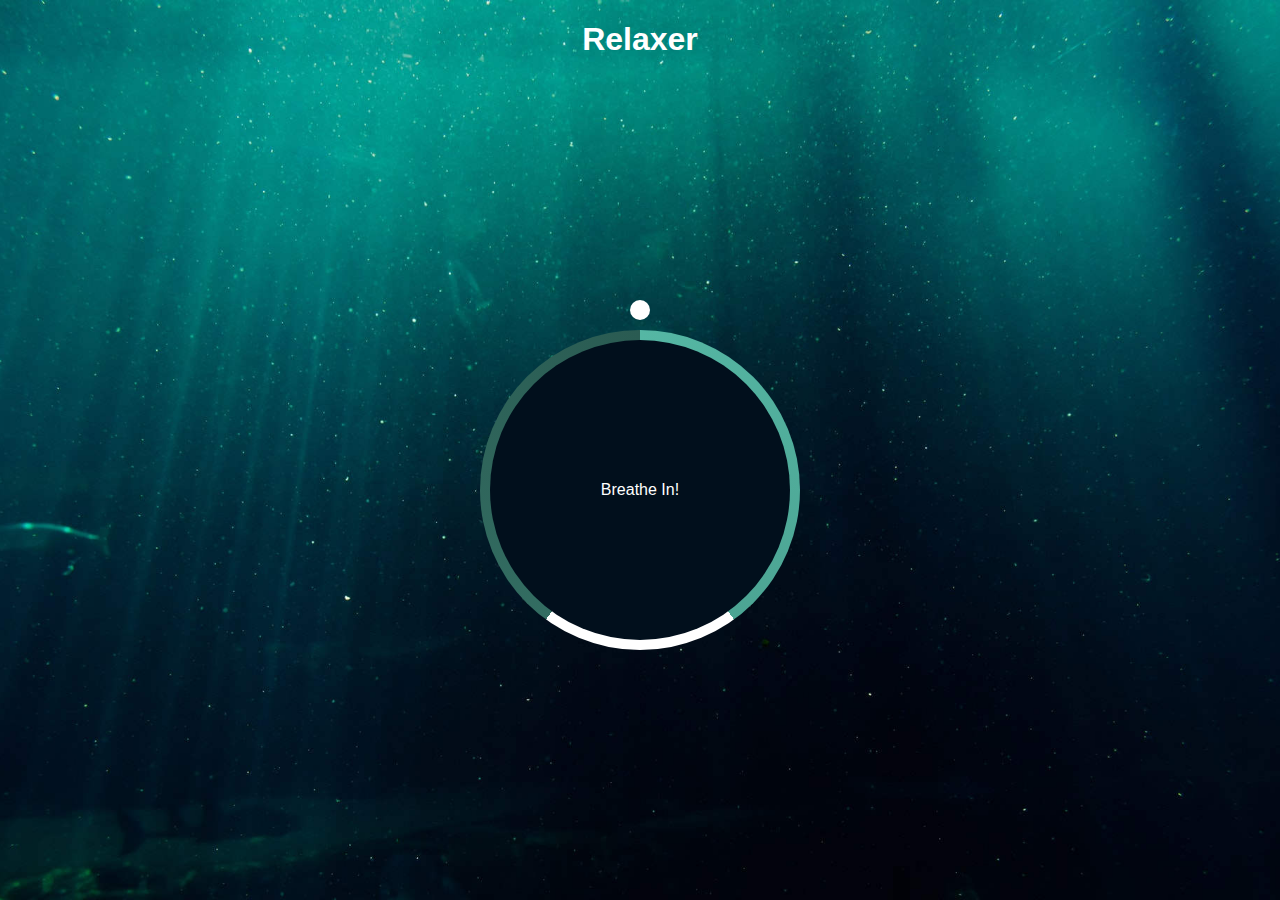
<file: Relaxer app/index.html>
<!DOCTYPE html>
<html lang="en">
  <head>
    <meta charset="UTF-8" />
    <meta http-equiv="X-UA-Compatible" content="IE=edge" />
    <meta name="viewport" content="width=device-width, initial-scale=1.0" />
    <title>Relaxer</title>
    <link rel="stylesheet" href="style.css" />
  </head>
  <body>
    <h1>Relaxer</h1>

    <div class="container" id="container">
      <div class="circle"></div>

      <p id="text"></p>

      <div class="pointer-container">
        <span class="pointer"></span>
      </div>

      <div class="gradient-circle"></div>
    </div>

    <script src="script.js"></script>
  </body>
</html>
</file>
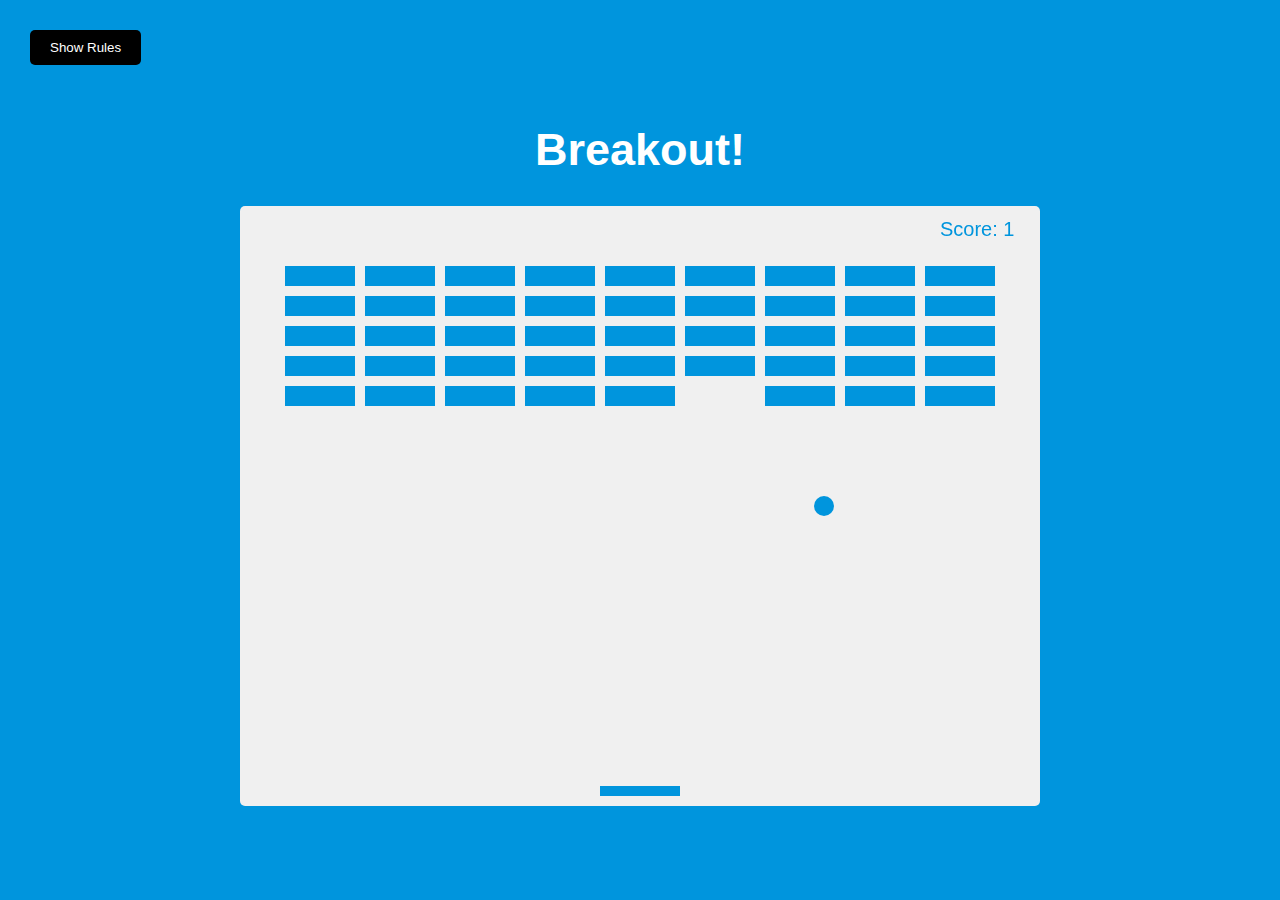
<file: Vanilla_JS Breakout game/index.html>
<!DOCTYPE html>
<html lang="en">
  <head>
    <meta charset="UTF-8" />
    <meta http-equiv="X-UA-Compatible" content="IE=edge" />
    <meta name="viewport" content="width=device-width, initial-scale=1.0" />
    <link rel="stylesheet" href="style.css" />
    <title>Breakout!</title>
  </head>
  <body>
    <h1>Breakout!</h1>
    <button id="rules-btn" class="btn rules-btn">Show Rules</button>
    <div id="rules" class="rules">
      <h2>How To Play:</h2>
      <p>
        Use your right and left keys to move the paddle to bounce the ball up
        and break the blocks.
      </p>
      <p>If you miss the ball, your score and the blocks will reset.</p>
      <button id="close-btn" class="btn">Close</button>
    </div>

    <canvas id="canvas" width="800" height="600"></canvas>

    <script src="script.js"></script>
  </body>
</html>
</file>
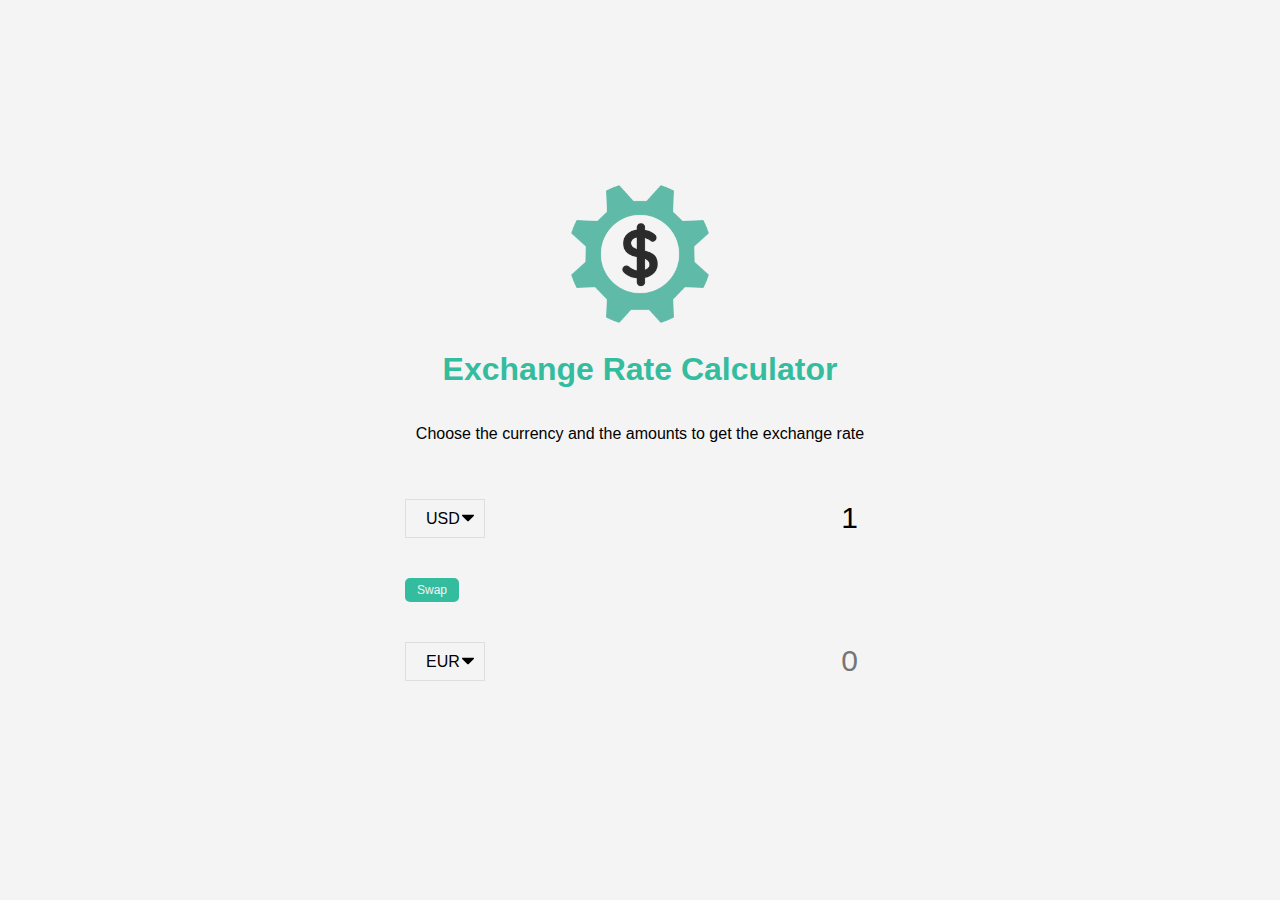
<file: Vanilla_JS Exchange rate calculator/index.html>
<!DOCTYPE html>
<html lang="en">
  <head>
    <meta charset="UTF-8" />
    <meta http-equiv="X-UA-Compatible" content="IE=edge" />
    <meta name="viewport" content="width=device-width, initial-scale=1.0" />
    <title>Exchange Rate Calculator</title>
    <link rel="stylesheet" href="style.css" />
  </head>
  <body>
    <img src="img/money.png" alt="" class="money-img" />
    <h1>Exchange Rate Calculator</h1>
    <p>Choose the currency and the amounts to get the exchange rate</p>

    <div class="container">
      <div class="currency">
        <select id="currency-one">
          <option value="AED">AED</option>
          <option value="ARS">ARS</option>
          <option value="AUD">AUD</option>
          <option value="BGN">BGN</option>
          <option value="BRL">BRL</option>
          <option value="BSD">BSD</option>
          <option value="CAD">CAD</option>
          <option value="CHF">CHF</option>
          <option value="CLP">CLP</option>
          <option value="CNY">CNY</option>
          <option value="COP">COP</option>
          <option value="CZK">CZK</option>
          <option value="DKK">DKK</option>
          <option value="DOP">DOP</option>
          <option value="EGP">EGP</option>
          <option value="EUR">EUR</option>
          <option value="FJD">FJD</option>
          <option value="GBP">GBP</option>
          <option value="GTQ">GTQ</option>
          <option value="HKD">HKD</option>
          <option value="HRK">HRK</option>
          <option value="HUF">HUF</option>
          <option value="IDR">IDR</option>
          <option value="ILS">ILS</option>
          <option value="INR">INR</option>
          <option value="ISK">ISK</option>
          <option value="JPY">JPY</option>
          <option value="KRW">KRW</option>
          <option value="KZT">KZT</option>
          <option value="MXN">MXN</option>
          <option value="MYR">MYR</option>
          <option value="NOK">NOK</option>
          <option value="NZD">NZD</option>
          <option value="PAB">PAB</option>
          <option value="PEN">PEN</option>
          <option value="PHP">PHP</option>
          <option value="PKR">PKR</option>
          <option value="PLN">PLN</option>
          <option value="PYG">PYG</option>
          <option value="RON">RON</option>
          <option value="RUB">RUB</option>
          <option value="SAR">SAR</option>
          <option value="SEK">SEK</option>
          <option value="SGD">SGD</option>
          <option value="THB">THB</option>
          <option value="TRY">TRY</option>
          <option value="TWD">TWD</option>
          <option value="UAH">UAH</option>
          <option value="USD" selected>USD</option>
          <option value="UYU">UYU</option>
          <option value="VND">VND</option>
          <option value="ZAR">ZAR</option>
        </select>
        <input type="number" id="amount-one" placeholder="0" value="1" />
      </div>

      <div class="swap-rate-container">
        <button class="btn" id="swap">Swap</button>
        <div class="rate" id="rate"></div>
      </div>

      <div class="currency">
        <select id="currency-two">
          <option value="AED">AED</option>
          <option value="ARS">ARS</option>
          <option value="AUD">AUD</option>
          <option value="BGN">BGN</option>
          <option value="BRL">BRL</option>
          <option value="BSD">BSD</option>
          <option value="CAD">CAD</option>
          <option value="CHF">CHF</option>
          <option value="CLP">CLP</option>
          <option value="CNY">CNY</option>
          <option value="COP">COP</option>
          <option value="CZK">CZK</option>
          <option value="DKK">DKK</option>
          <option value="DOP">DOP</option>
          <option value="EGP">EGP</option>
          <option value="EUR" selected>EUR</option>
          <option value="FJD">FJD</option>
          <option value="GBP">GBP</option>
          <option value="GTQ">GTQ</option>
          <option value="HKD">HKD</option>
          <option value="HRK">HRK</option>
          <option value="HUF">HUF</option>
          <option value="IDR">IDR</option>
          <option value="ILS">ILS</option>
          <option value="INR">INR</option>
          <option value="ISK">ISK</option>
          <option value="JPY">JPY</option>
          <option value="KRW">KRW</option>
          <option value="KZT">KZT</option>
          <option value="MXN">MXN</option>
          <option value="MYR">MYR</option>
          <option value="NOK">NOK</option>
          <option value="NZD">NZD</option>
          <option value="PAB">PAB</option>
          <option value="PEN">PEN</option>
          <option value="PHP">PHP</option>
          <option value="PKR">PKR</option>
          <option value="PLN">PLN</option>
          <option value="PYG">PYG</option>
          <option value="RON">RON</option>
          <option value="RUB">RUB</option>
          <option value="SAR">SAR</option>
          <option value="SEK">SEK</option>
          <option value="SGD">SGD</option>
          <option value="THB">THB</option>
          <option value="TRY">TRY</option>
          <option value="TWD">TWD</option>
          <option value="UAH">UAH</option>
          <option value="USD">USD</option>
          <option value="UYU">UYU</option>
          <option value="VND">VND</option>
          <option value="ZAR">ZAR</option>
        </select>
        <input type="number" id="amount-two" placeholder="0" />
      </div>
    </div>

    <script src="script.js"></script>
  </body>
</html>
</file>
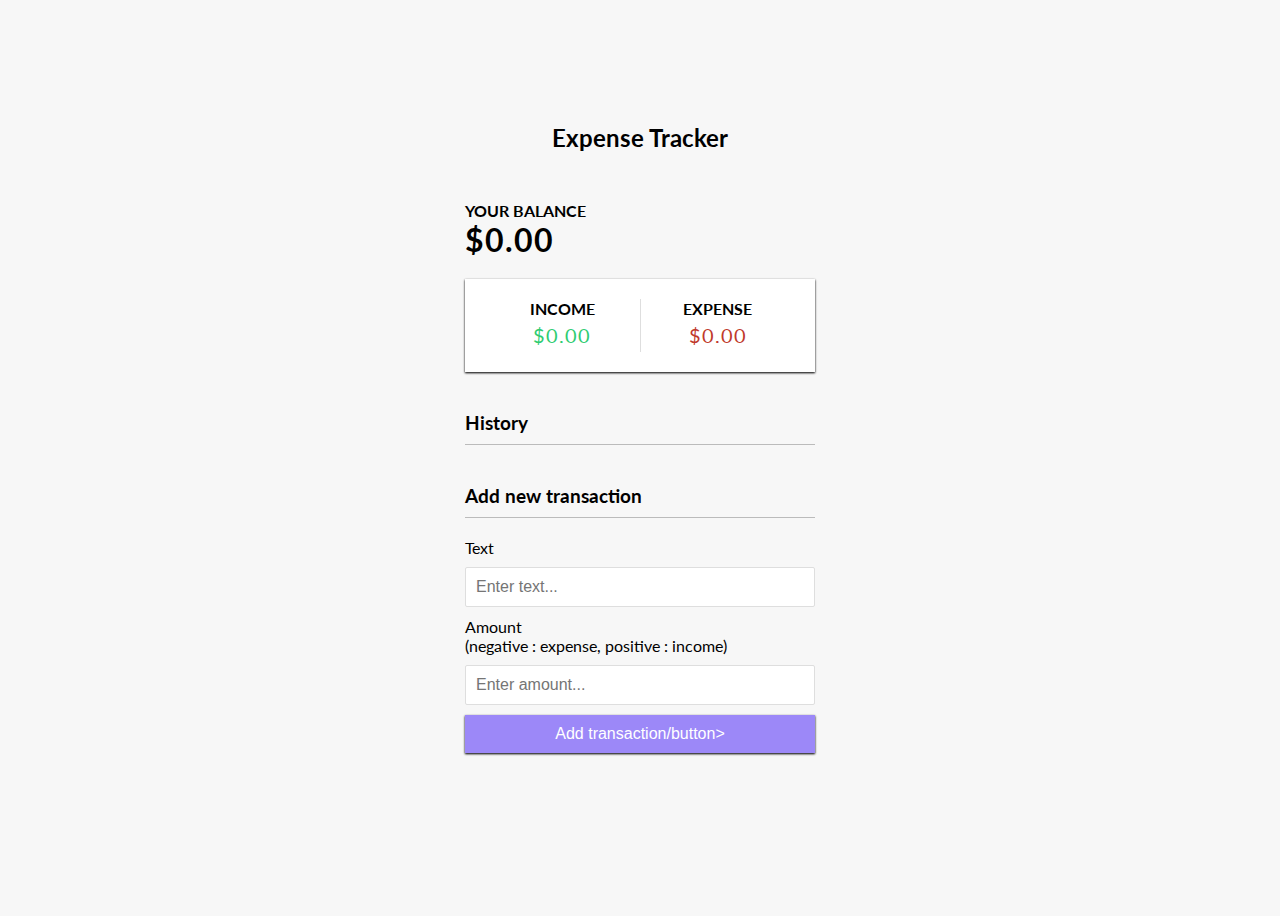
<file: Vanilla_JS expense tracker/index.html>
<!DOCTYPE html>
<html lang="en">
  <head>
    <meta charset="UTF-8" />
    <meta http-equiv="X-UA-Compatible" content="IE=edge" />
    <meta name="viewport" content="width=device-width, initial-scale=1.0" />
    <link rel="stylesheet" href="style.css" />
    <title>Expense Tracker</title>
  </head>
  <body>
    <h2>Expense Tracker</h2>

    <div class="container">
      <h4>Your Balance</h4>
      <h1 id="balance">$0.00</h1>
      <div class="inc-exp-container">
        <div>
          <h4>Income</h4>
          <p id="money-plus" class="money plus">+$0.00</p>
        </div>
        <div>
          <h4>Expense</h4>
          <p id="money-minus" class="money minus">-$0.00</p>
        </div>
      </div>

      <h3>History</h3>
      <ul id="list" class="list">
        <!-- <li class="minus">
          Cash <span>-$400</span><button class="delete-btn">x</button>
        </li> -->
      </ul>

      <h3>Add new transaction</h3>
      <form id="form">
        <div class="form-control">
          <label for="text">Text</label>
          <input type="text" id="text" placeholder="Enter text..." />
        </div>
        <div class="form-control">
          <label for="amount"
            >Amount <br />
            (negative : expense, positive : income)
          </label>
          <input type="number" id="amount" placeholder="Enter amount..." />
        </div>
        <button class="btn">Add transaction/button>
      </form>
    </div>

    <script src="script.js"></script>
  </body>
</html>
</file>
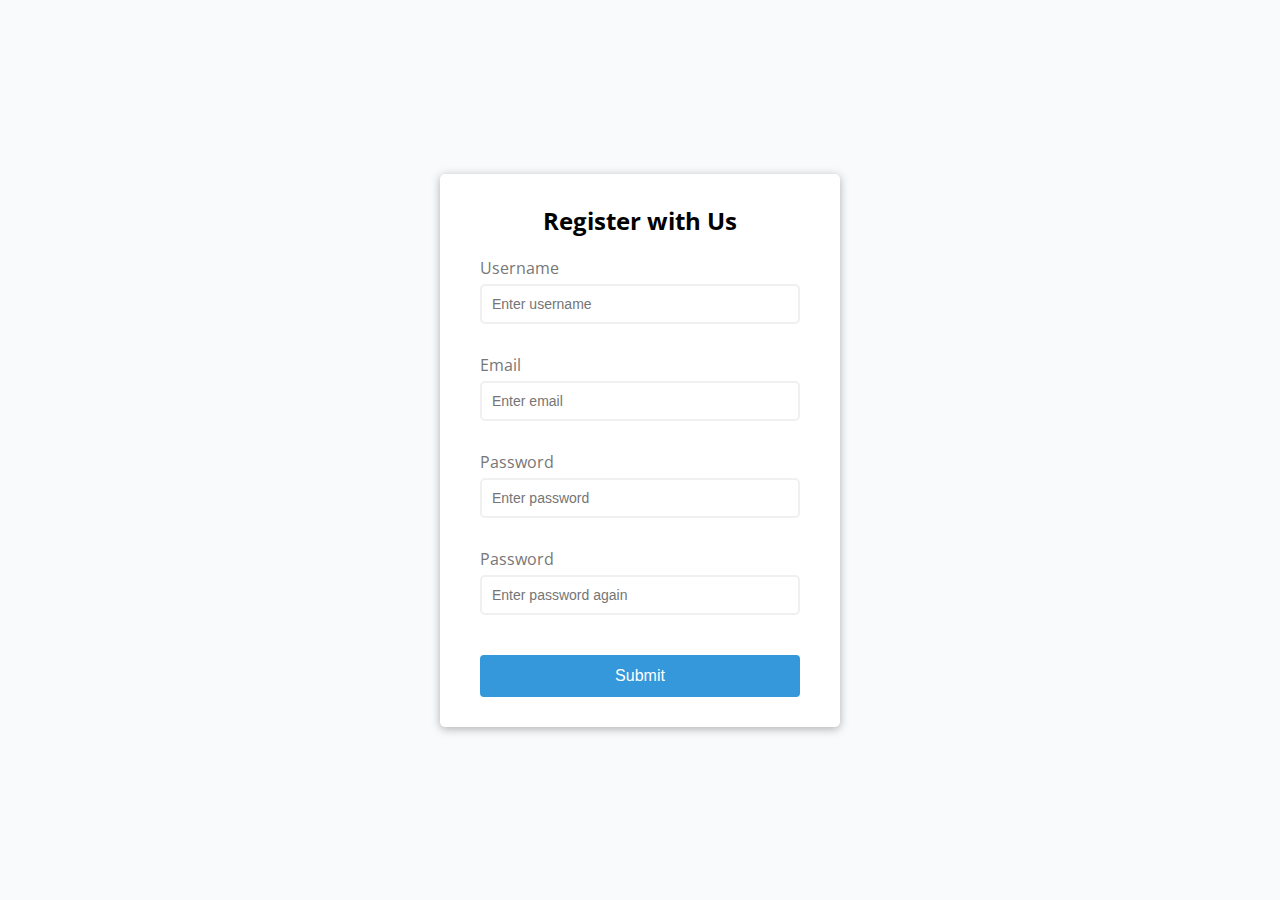
<file: Vanilla_JS form validator/index.html>
<!DOCTYPE html>
<html lang="en">
  <head>
    <meta charset="UTF-8" />
    <meta http-equiv="X-UA-Compatible" content="IE=edge" />
    <meta name="viewport" content="width=device-width, initial-scale=1.0" />
    <link rel="stylesheet" href="style.css" />
    <title>Form Validator</title>
  </head>
  <body>
    <div class="container">
      <form id="form" class="form">
        <h2>Register with Us</h2>
        <div class="form-control">
          <label for="username">Username</label>
          <input type="text" id="username" placeholder="Enter username" />
          <small>Error message</small>
        </div>
        <div class="form-control">
          <label for="email">Email</label>
          <input type="text" id="email" placeholder="Enter email" />
          <small>Error message</small>
        </div>
        <div class="form-control">
          <label for="password">Password</label>
          <input type="password" id="password" placeholder="Enter password" />
          <small>Error message</small>
        </div>
        <div class="form-control">
          <label for="password2">Password</label>
          <input
            type="password"
            id="password2"
            placeholder="Enter password again"
          />
          <small>Error message</small>
        </div>
        <button>Submit</button>
      </form>
    </div>

    <script src="script.js"></script>
  </body>
</html>
</file>
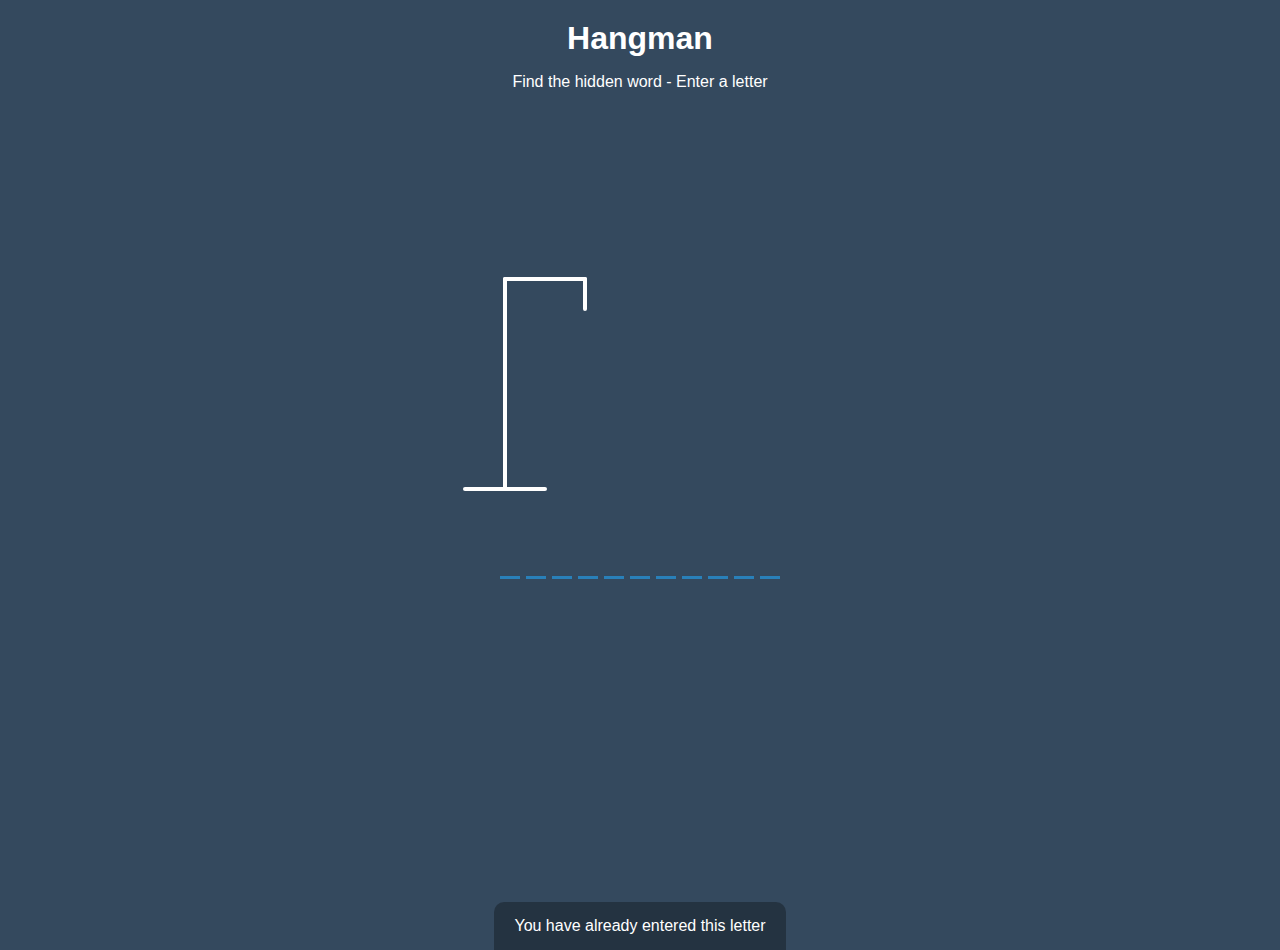
<file: Vanilla_JS Hangman game/index.html>
<!DOCTYPE html>
<html lang="en">
  <head>
    <meta charset="UTF-8" />
    <meta http-equiv="X-UA-Compatible" content="IE=edge" />
    <meta name="viewport" content="width=device-width, initial-scale=1.0" />
    <link rel="stylesheet" href="style.css" />
    <title>Hangman</title>
  </head>
  <body>
    <h1>Hangman</h1>
    <p>Find the hidden word - Enter a letter</p>
    <div class="game-container">
      <!-- ROD -->
      <svg height="250" width="200" class="figure-container">
        <line x1="60" y1="20" x2="140" y2="20" />
        <line x1="140" y1="20" x2="140" y2="50" />
        <line x1="60" y1="20" x2="60" y2="230" />
        <line x1="20" y1="230" x2="100" y2="230" />

        <!-- HEAD -->
        <circle cx="140" cy="70" r="20" class="figure-part" />

        <!-- BODY -->
        <line x1="140" y1="90" x2="140" y2="150" class="figure-part" />

        <!-- ARMS -->
        <line x1="140" y1="120" x2="120" y2="100" class="figure-part" />
        <line x1="140" y1="120" x2="160" y2="100" class="figure-part" />

        <!-- LEGS -->
        <line x1="140" y1="150" x2="120" y2="180" class="figure-part" />
        <line x1="140" y1="150" x2="160" y2="180" class="figure-part" />
      </svg>

      <div class="wrong-letters-container">
        <div id="wrong-letters"></div>
      </div>
      <div class="word" id="word"></div>
    </div>

    <!-- Container for final message -->
    <div class="popup-container" id="popup-container">
      <div class="popup">
        <h2 id="final-message"></h2>
        <button id="play-button">Play Again</button>
      </div>
    </div>

    <!-- Notification -->
    <div class="notification-container" id="notification-container">
      <p>You have already entered this letter</p>
    </div>

    <script src="script.js"></script>
  </body>
</html>
</file>
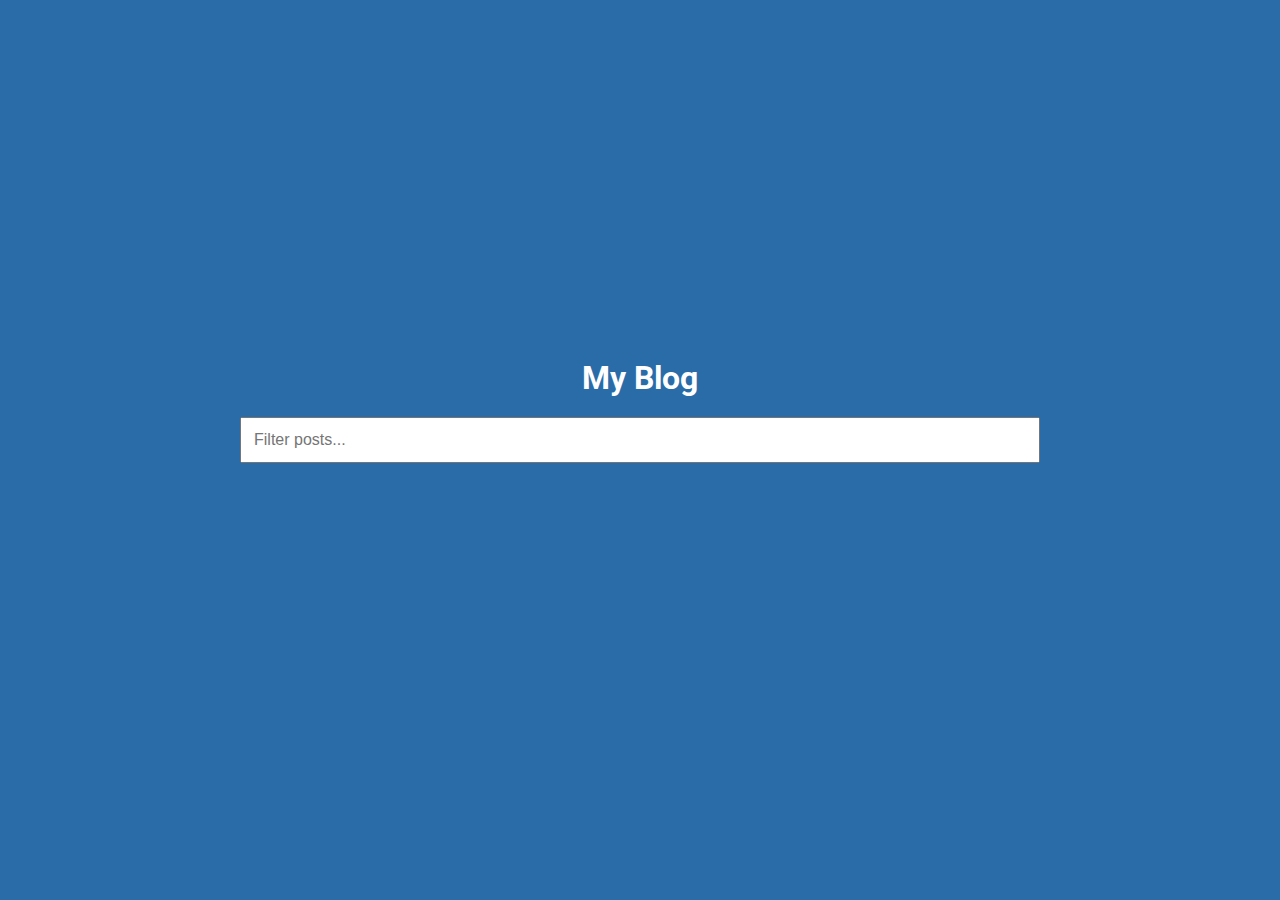
<file: Vanilla_JS infinite scroll post/index.html>
<!DOCTYPE html>
<html lang="en">
  <head>
    <meta charset="UTF-8" />
    <meta http-equiv="X-UA-Compatible" content="IE=edge" />
    <meta name="viewport" content="width=device-width, initial-scale=1.0" />
    <link rel="stylesheet" href="style.css" />
    <title>My Blog</title>
  </head>
  <body>
    <h1>My Blog</h1>

    <div class="filter-container">
      <input
        type="text"
        id="filter"
        class="filter"
        placeholder="Filter posts..."
      />
    </div>

    <div id="posts-container"></div>

    <div class="loader">
      <div class="circle"></div>
      <div class="circle"></div>
      <div class="circle"></div>
    </div>

    <script src="script.js"></script>
  </body>
</html>
</file>
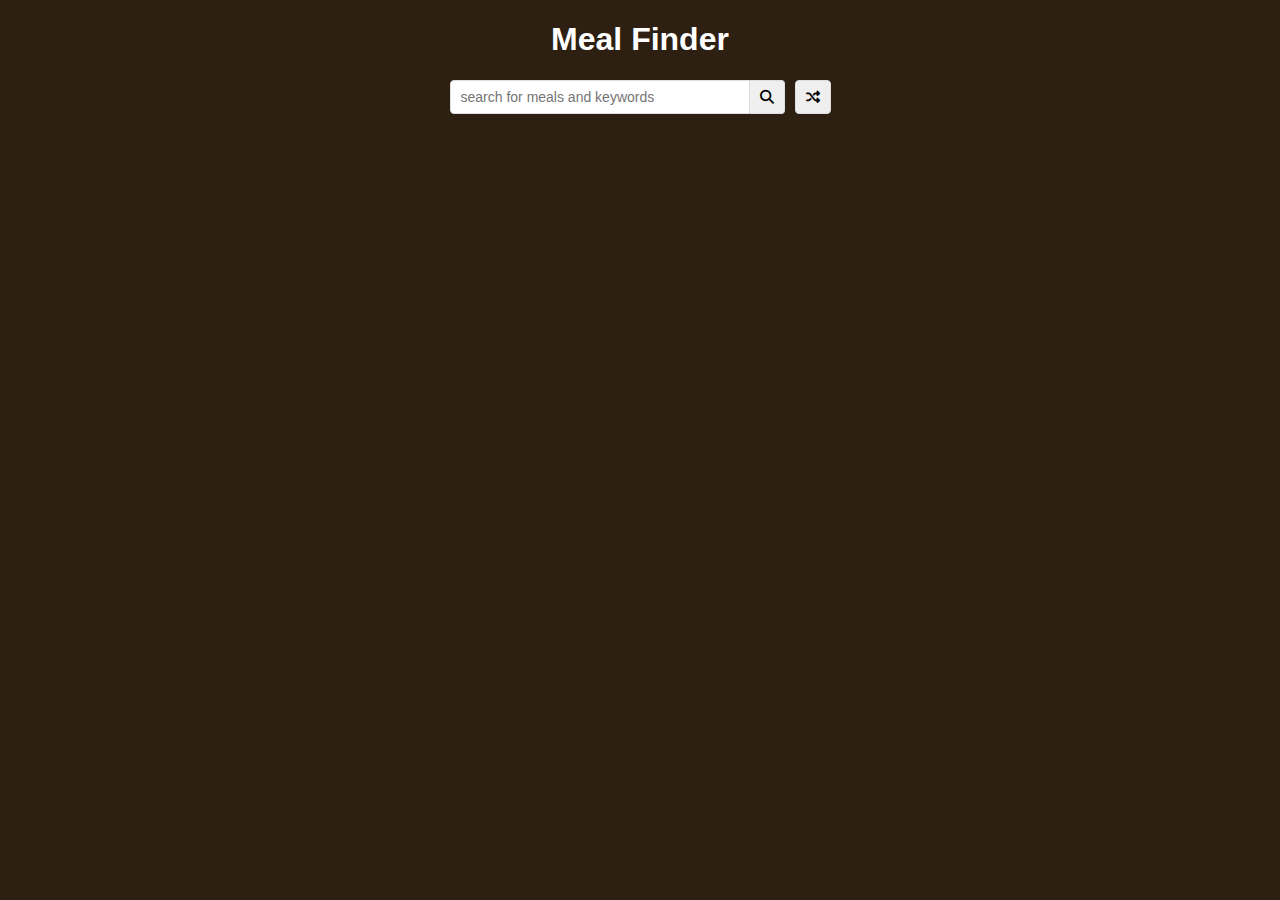
<file: Vanilla_JS Meal Finder/index.html>
<!DOCTYPE html>
<html lang="en">
  <head>
    <meta charset="UTF-8" />
    <meta http-equiv="X-UA-Compatible" content="IE=edge" />
    <meta name="viewport" content="width=device-width, initial-scale=1.0" />
    <link
      rel="stylesheet"
      href="https://cdnjs.cloudflare.com/ajax/libs/font-awesome/6.1.2/css/all.min.css"
    />
    <title>Meal Finder</title>

    <link rel="stylesheet" href="style.css" />
  </head>
  <body>
    <div class="container">
      <h1>Meal Finder</h1>
      <div class="flex">
        <form class="flex" id="submit">
          <input
            type="text"
            id="search"
            placeholder="search for meals and keywords"
          />
          <button class="search-btn" type="submit">
            <i class="fas fa-search"></i>
          </button>
        </form>
        <button class="random-btn" id="random">
          <i class="fas fa-random"></i>
        </button>
      </div>

      <div id="result-heading"></div>
      <div id="meals" class="meals"></div>
      <div id="single-meal"></div>
    </div>

    <script src="script.js"></script>
  </body>
</html>
</file>
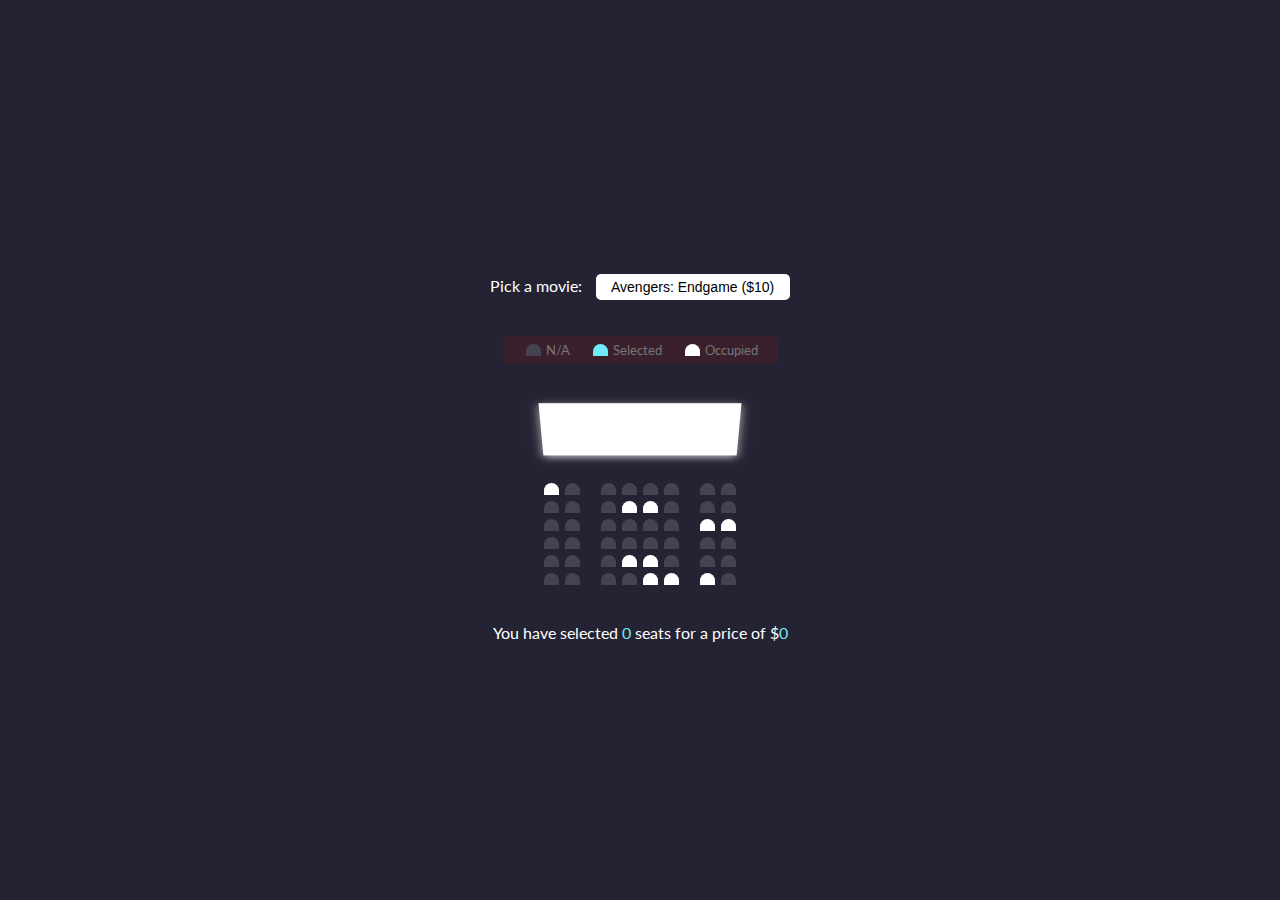
<file: Vanilla_JS movie seat booking/index.html>
<!DOCTYPE html>
<html lang="en">
  <head>
    <meta charset="UTF-8" />
    <meta http-equiv="X-UA-Compatible" content="IE=edge" />
    <meta name="viewport" content="width=device-width, initial-scale=1.0" />
    <link rel="stylesheet" href="style.css" />
    <title>Movie Seat Booking</title>
  </head>
  <body>
    <div class="movie-container">
      <label>Pick a movie:</label>
      <select id="movie">
        <option value="10">Avengers: Endgame ($10)</option>
        <option value="12">Joker ($12)</option>
        <option value="8">Toy Story 6 ($8)</option>
        <option value="9">The Lion King ($9)</option>
      </select>
    </div>

    <ul class="showcase">
      <li>
        <div class="seat"></div>
        <small>N/A</small>
      </li>
      <li>
        <div class="seat selected"></div>
        <small>Selected</small>
      </li>
      <li>
        <div class="seat occupied"></div>
        <small>Occupied</small>
      </li>
    </ul>

    <div class="container">
      <div class="screen"></div>
      <div class="row">
        <div class="seat occupied"></div>
        <div class="seat"></div>
        <div class="seat"></div>
        <div class="seat"></div>
        <div class="seat"></div>
        <div class="seat"></div>
        <div class="seat"></div>
        <div class="seat"></div>
      </div>
      <div class="row">
        <div class="seat"></div>
        <div class="seat"></div>
        <div class="seat"></div>
        <div class="seat occupied"></div>
        <div class="seat occupied"></div>
        <div class="seat"></div>
        <div class="seat"></div>
        <div class="seat"></div>
      </div>
      <div class="row">
        <div class="seat"></div>
        <div class="seat"></div>
        <div class="seat"></div>
        <div class="seat"></div>
        <div class="seat"></div>
        <div class="seat"></div>
        <div class="seat occupied"></div>
        <div class="seat occupied"></div>
      </div>
      <div class="row">
        <div class="seat"></div>
        <div class="seat"></div>
        <div class="seat"></div>
        <div class="seat"></div>
        <div class="seat"></div>
        <div class="seat"></div>
        <div class="seat"></div>
        <div class="seat"></div>
      </div>
      <div class="row">
        <div class="seat"></div>
        <div class="seat"></div>
        <div class="seat"></div>
        <div class="seat occupied"></div>
        <div class="seat occupied"></div>
        <div class="seat"></div>
        <div class="seat"></div>
        <div class="seat"></div>
      </div>
      <div class="row">
        <div class="seat"></div>
        <div class="seat"></div>
        <div class="seat"></div>
        <div class="seat"></div>
        <div class="seat occupied"></div>
        <div class="seat occupied"></div>
        <div class="seat occupied"></div>
        <div class="seat"></div>
      </div>
    </div>

    <p class="text">
      You have selected <span id="count">0</span> seats for a price of $<span
        id="total"
        >0</span
      >
    </p>

    <script src="script.js"></script>
  </body>
</html>
</file>
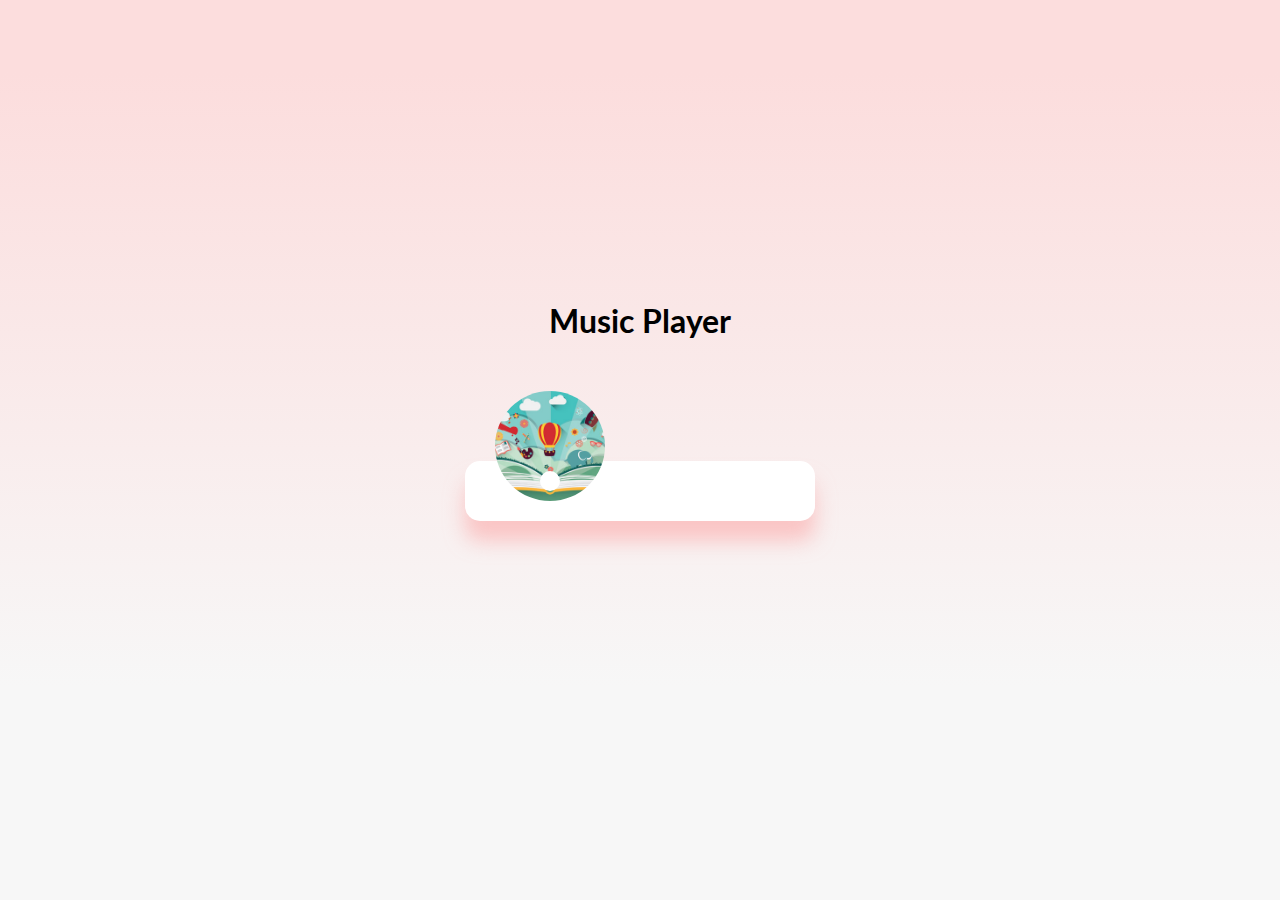
<file: Vanilla_JS Music player/index.html>
<!DOCTYPE html>
<html lang="en">
  <head>
    <meta charset="UTF-8" />
    <meta http-equiv="X-UA-Compatible" content="IE=edge" />
    <meta name="viewport" content="width=device-width, initial-scale=1.0" />
    <link
      rel="stylesheet"
      href="https://cdnjs.cloudflare.com/ajax/libs/font-awesome/6.1.2/css/all.min.css"
      integrity="sha512-1sCRPdkRXhBV2PBLUdRb4tMg1w2YPf37qatUFeS7zlBy7jJI8Lf4VHwWfZZfpXtYSLy85pkm9GaYVYMfw5BC1A=="
      crossorigin="anonymous"
      referrerpolicy="no-referrer"
    />
    <link rel="stylesheet" href="style.css" />
    <title>Music Player</title>
  </head>
  <body>
    <h1>Music Player</h1>

    <div class="music-container" id="music-container">
      <div class="music-info">
        <h4 id="title"></h4>
        <div class="progress-container" id="progress-container">
          <div class="progress" id="progress"></div>
        </div>
      </div>

      <audio src="music/ukulele.mp3" id="audio"></audio>
      <div class="img-container">
        <img src="images/ukulele.jpg" alt="music-cover" id="cover" />
      </div>
      <div class="navigation">
        <button id="prev" class="action-btn">
          <i class="fas fa-backward"></i>
        </button>
        <button id="play" class="action-btn action-btn-big">
          <i class="fas fa-play"></i>
        </button>
        <button id="next" class="action-btn">
          <i class="fas fa-forward"></i>
        </button>
      </div>
    </div>

    <script src="script.js"></script>
  </body>
</html>
</file>
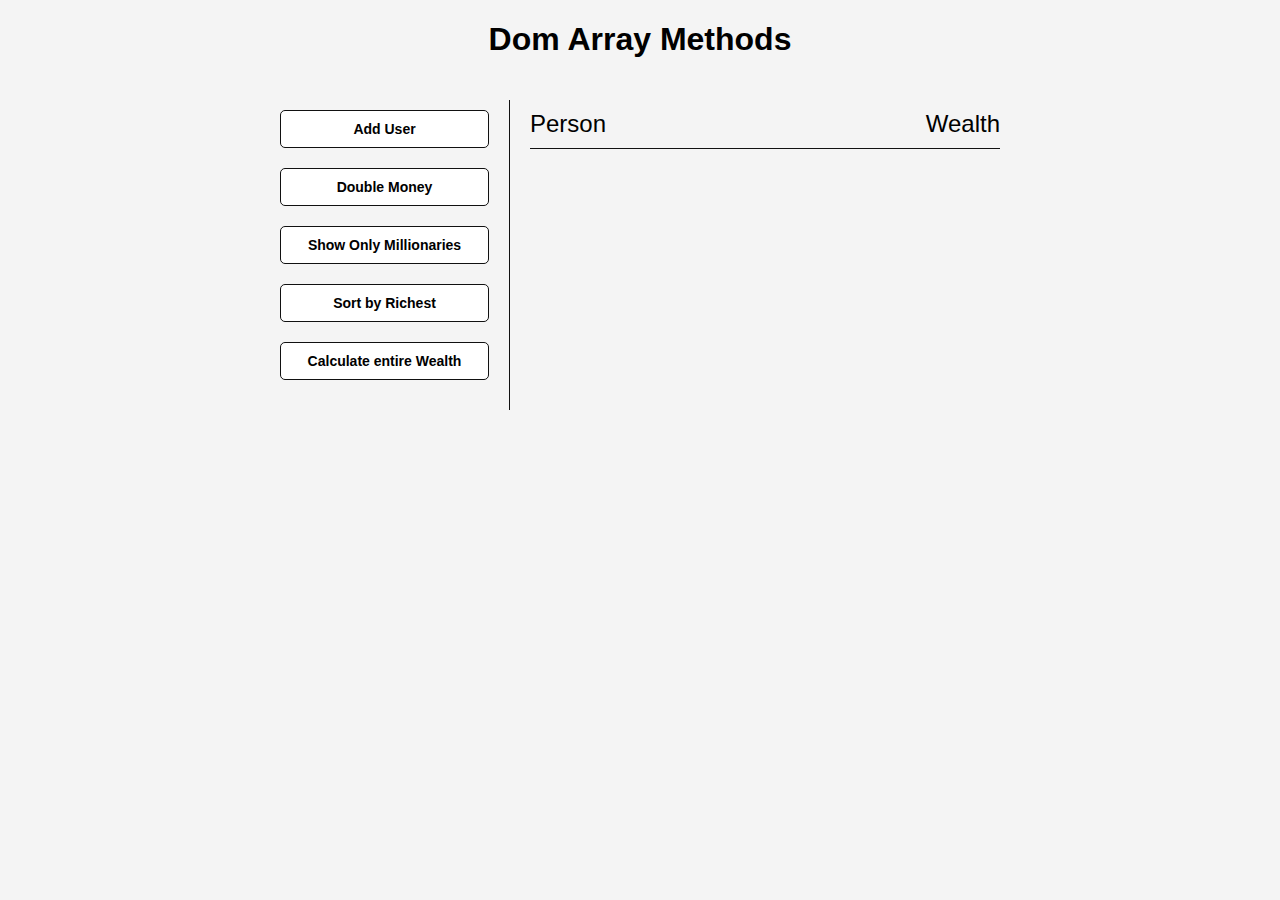
<file: Vanilla_JS Project with DOm array methods/index.html>
<!DOCTYPE html>
<html lang="en">
  <head>
    <meta charset="UTF-8" />
    <meta http-equiv="X-UA-Compatible" content="IE=edge" />
    <meta name="viewport" content="width=device-width, initial-scale=1.0" />
    <link rel="stylesheet" href="style.css" />
    <title>DOM Array Methods</title>
  </head>
  <body>
    <h1>Dom Array Methods</h1>
    <div class="container">
      <aside>
        <button id="add-user">Add User</button>
        <button id="double">Double Money</button>
        <button id="show-millionaries">Show Only Millionaries</button>
        <button id="sort">Sort by Richest</button>
        <button id="calculate-wealth">Calculate entire Wealth</button>
      </aside>

      <main id="main">
        <h2><strong>Person</strong>Wealth</h2>
      </main>
    </div>

    <script src="script.js"></script>
  </body>
</html>
</file>
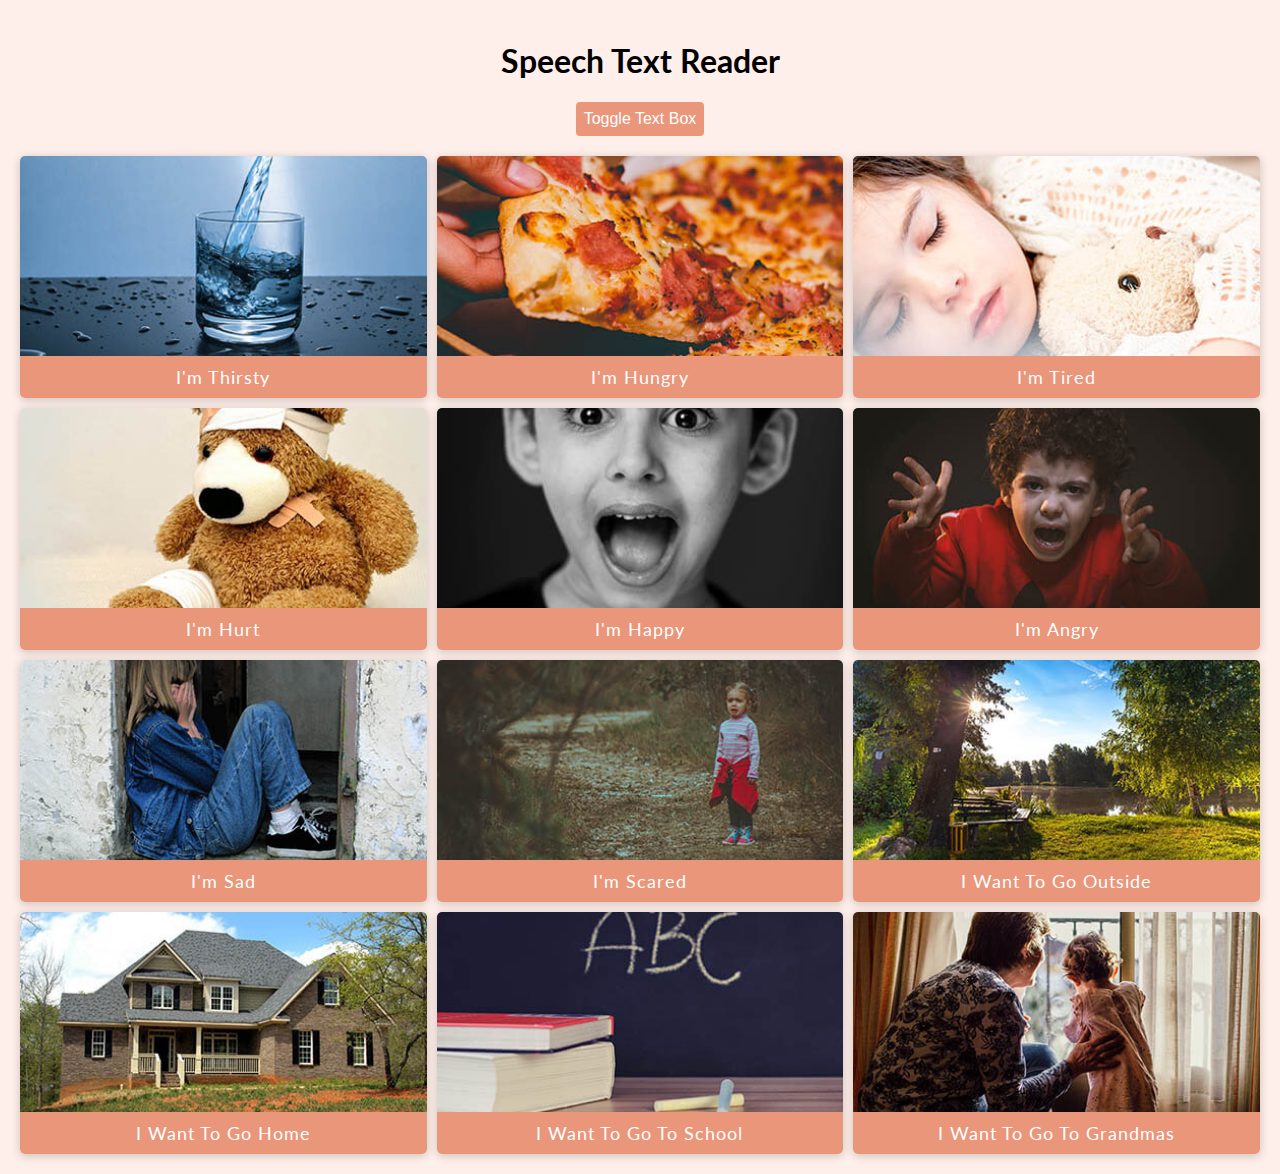
<file: Vanilla_JS speech text reader/index.html>
<!DOCTYPE html>
<html lang="en">
  <head>
    <meta charset="UTF-8" />
    <meta http-equiv="X-UA-Compatible" content="IE=edge" />
    <meta name="viewport" content="width=device-width, initial-scale=1.0" />
    <link rel="stylesheet" href="style.css" />
    <title>Speech Text Reader</title>
  </head>
  <body>
    <div class="container">
      <h1>Speech Text Reader</h1>
      <button id="toggle" class="btn btn-toggle">Toggle Text Box</button>
      <div id="text-box" class="text-box">
        <div id="close" class="close">X</div>
        <h3>Choose Voice</h3>
        <select id="voices"></select>
        <textarea id="text" placeholder="Enter text to read..."></textarea>
        <button class="btn" id="read">Read Text</button>
      </div>
      <main></main>
    </div>

    <script src="script.js"></script>
  </body>
</html>
</file>
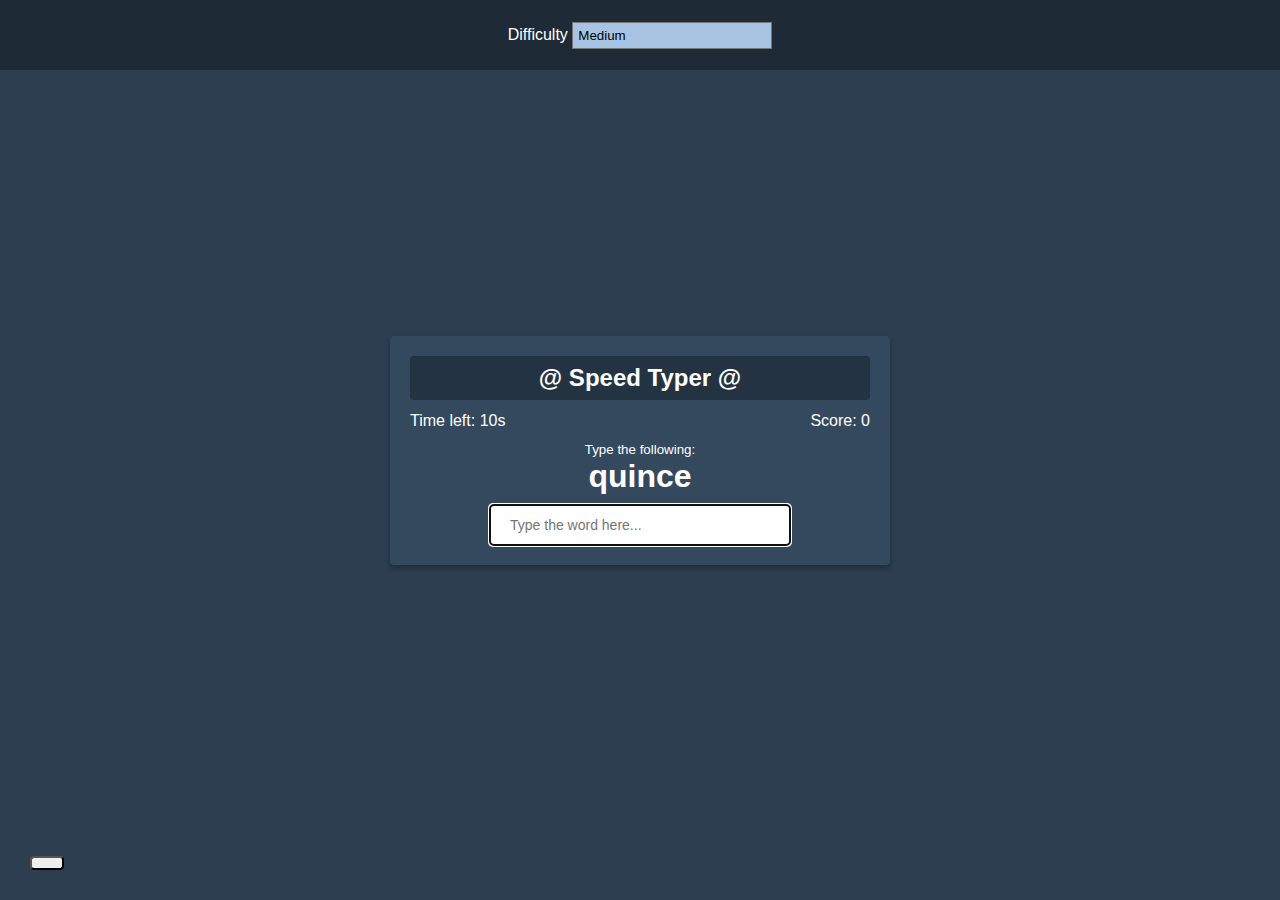
<file: Vanilla_JS Typing game/index.html>
<!DOCTYPE html>
<html lang="en">
  <head>
    <meta charset="UTF-8" />
    <meta http-equiv="X-UA-Compatible" content="IE=edge" />
    <meta name="viewport" content="width=device-width, initial-scale=1.0" />
    <link rel="stylesheet" href="style.css" />
    <link
      rel="stylesheet"
      href="https://cdnjs.cloudflare.com/ajax/libs/font-awesome/6.1.2/css/all.min.css"
      integrity="sha512-1sCRPdkRXhBV2PBLUdRb4tMg1w2YPf37qatUFeS7zlBy7jJI8Lf4VHwWfZZfpXtYSLy85pkm9GaYVYMfw5BC1A=="
      crossorigin="anonymous"
      referrerpolicy="no-referrer"
    />
    <title>Speed Typer</title>
  </head>
  <body>
    <button id="settings-btn" class="settings-btn">
      <i class="fas fa-cog"></i>
    </button>

    <div id="settings" class="settings">
      <form id="settings-form">
        <div>
          <label for="difficulty">Difficulty</label>
          <select id="difficulty">
            <option value="easy">Easy</option>
            <option value="medium">Medium</option>
            <option value="hard">Hard</option>
          </select>
        </div>
      </form>
    </div>

    <div class="container">
      <h2>@ Speed Typer @</h2>
      <small>Type the following:</small>

      <h1 id="word"></h1>
      <input
        type="text"
        id="text"
        autocomplete="off"
        placeholder="Type the word here..."
      />

      <p class="time-container">Time left: <span id="time">10s</span></p>

      <p class="score-container">Score: <span id="score">0</span></p>

      <div id="end-game-container" class="end-game-container"></div>
    </div>

    <script src="script.js"></script>
  </body>
</html>
</file>
<file: Relaxer app/style.css>
@import url("https://fonts.googleapis.com/css2?family=Montserrat:wght@100&display=swap");

* {
  box-sizing: border-box;
}

body {
  background: #224941 url("./img/bg.jpg") no-repeat center center/ cover;
  color: #fff;
  font-family: "Monstserrat", sans-serif;
  min-height: 100vh;
  overflow: hidden;
  display: flex;
  flex-direction: column;
  align-items: center;
  margin: 0;
}

.container {
  /* background-color: #224941; */
  display: flex;
  align-items: center;
  justify-content: center;
  margin: auto;
  height: 300px;
  width: 300px;
  position: relative;
  transform: scale(1);
}

.circle {
  background-color: #010f1c;
  height: 100%;
  width: 100%;
  border-radius: 50%;
  position: absolute;
  top: 0;
  left: 0;
  z-index: -1;
}

.gradient-circle {
  background: conic-gradient(
    #55b7a4 0%,
    #4ca493 40%,
    #fff 40%,
    #fff 60%,
    #336d62 60%,
    #2a5b52 100%
  );
  height: 320px;
  width: 320px;
  z-index: -2;
  position: absolute;
  border-radius: 50%;
  top: -10px;
  left: -10px;
}

.pointer {
  background-color: #fff;
  border-radius: 50%;
  height: 20px;
  width: 20px;
  display: block;
}

.pointer-container {
  position: absolute;
  top: -40px;
  left: 140px;
  width: 20px;
  height: 190px;
  animation: rotate 7.5s linear forwards infinite;
  transform-origin: bottom center;
}

@keyframes rotate {
  from {
    transform: rotate(0deg);
  }
  to {
    transform: rotate(360deg);
  }
}

.container.grow {
  animation: grow 3s forwards linear;
}

@keyframes grow {
  from {
    transform: scale(1);
  }
  to {
    transform: scale(1.2);
  }
}

.container.shrink {
  animation: shrink 3s forwards linear;
}

@keyframes shrink {
  from {
    transform: scale(1.2);
  }
  to {
    transform: scale(1);
  }
}
</file>
<file: Vanilla_JS Breakout game/style.css>
* {
  box-sizing: border-box;
}

body {
  background-color: #0095dd;
  display: flex;
  flex-direction: column;
  align-items: center;
  justify-content: center;
  font-family: Arial, Helvetica, sans-serif;
  min-height: 100vh;
  margin: 0;
}

h1 {
  font-size: 45px;
  color: #fff;
}

canvas {
  background: #f0f0f0;
  display: block;
  border-radius: 5px;
}

.btn {
  cursor: pointer;
  border: 0;
  padding: 10px 20px;
  background: #000;
  color: #fff;
  border-radius: 5px;
}

.btn:focus {
  outline: 0;
}

.btn:hover {
  background: #222;
}

.btn:active {
  transform: scale(0.98);
}

.rules-btn {
  position: absolute;
  top: 30px;
  left: 30px;
}

.rules {
  position: absolute;
  top: 0;
  left: 0;
  background: #333;
  color: #fff;
  min-height: 100vh;
  width: 400px;
  padding: 20px;
  line-height: 1.5;
  transform: translateX(-400px);
  transition: transform 0.5s ease-in-out;
}

.rules.show {
  transform: translateX(0);
}
</file>
<file: Vanilla_JS Exchange rate calculator/style.css>
:root {
  --primary-color: #34bc9e;
}

* {
  box-sizing: border-box;
}

body {
  background-color: #f4f4f4;
  font-family: Arial, Helvetica, sans-serif;
  display: flex;
  flex-direction: column;
  align-items: center;
  justify-content: center;
  height: 100vh;
  margin: 0;
  padding: 20px;
}

h1 {
  color: var(--primary-color);
}

p {
  text-align: center;
}

.btn {
  color: #f4f4f4;
  background: var(--primary-color);
  cursor: pointer;
  border-radius: 5px;
  font-size: 12px;
  padding: 5px 12px;
  border: none;
}

.money-img {
  width: 150px;
}

.currency {
  padding: 40px 0;
  display: flex;
  align-items: center;
  justify-content: space-between;
}

.currency select {
  padding: 10px 20px 10px 20px;
  -moz-appearance: none;
  -webkit-appearance: none;
  appearance: none;
  border: 1px solid #dedede;
  font-size: 16px;
  background: transparent;
  background-image: url("data:image/svg+xml;charset=US-ASCII,%3Csvg%20xmlns%3D%22http%3A%2F%2Fwww.w3.org%2F2000%2Fsvg%22%20width%3D%22292.4%22%20height%3D%22292.4%22%3E%3Cpath%20fill%3D%22%20000002%22%20d%3D%22M287%2069.4a17.6%2017.6%200%200%200-13-5.4H18.4c-5%200-9.3%201.8-12.9%205.4A17.6%2017.6%200%200%200%200%2082.2c0%205%201.8%209.3%205.4%2012.9l128%20127.9c3.6%203.6%207.8%205.4%2012.8%205.4s9.2-1.8%2012.8-5.4L287%2095c3.5-3.5%205.4-7.8%205.4-12.8%200-5-1.9-9.2-5.5-12.8z%22%2F%3E%3C%2Fsvg%3E");
  background-position: right 10px top 50%, 0, 0;
  background-size: 12px auto, 100%;
  background-repeat: no-repeat;
}

.currency input {
  border: 0;
  background: transparent;
  font-size: 30px;
  text-align: right;
}

.swap-rate-container {
  display: flex;
  align-items: center;
  justify-content: space-between;
}

.rate {
  color: var(--primary-color);
  font-size: 14px;
  padding: 0 10px;
}

select:focus,
input:focus,
button:focus {
  outline: 0;
}

@media (max-width: 600px) {
  .currency input {
    width: 200px;
  }
}
</file>
<file: Vanilla_JS expense tracker/style.css>
@import url("https://fonts.googleapis.com/css?family=Lato&display=swap");

:root {
  --box-shadow: 0 1px 3px rgba(0, 0, 0, 0.12), 0 1px 2px rgba(0, 0, 0.24);
}

* {
  box-sizing: border-box;
}

body {
  background-color: #f7f7f7;
  display: flex;
  flex-direction: column;
  align-items: center;
  justify-content: center;
  min-height: 100vh;
  font-family: "Lato", sans-serif;
}

.container {
  margin: 30px auto;
  width: 350px;
}

h1 {
  letter-spacing: 1px;
  margin: 0;
}

h3 {
  border-bottom: 1px solid #bbb;
  padding-bottom: 10px;
  margin: 40px 0 10px;
}

h4 {
  margin: 0;
  text-transform: uppercase;
}

.inc-exp-container {
  background-color: #fff;
  box-shadow: var(--box-shadow);
  padding: 20px;
  display: flex;
  justify-content: space-between;
  margin: 20px 0;
}

.inc-exp-container > div {
  flex: 1;
  text-align: center;
}

.inc-exp-container > div:first-of-type {
  border-right: 1px solid #dedede;
}

.money {
  font-size: 20px;
  letter-spacing: 1px;
  margin: 5px 0;
}

.money.plus {
  color: #2ecc71;
}

.money.minus {
  color: #c0392b;
}

label {
  display: inline-block;
  margin: 10px 0;
}

input[type="text"],
input[type="number"] {
  border: 1px solid #dedede;
  border-radius: 2px;
  display: block;
  font-size: 16px;
  padding: 10px;
  width: 100%;
}

.btn {
  cursor: pointer;
  background-color: #9c88f8;
  box-shadow: var(--box-shadow);
  border: 0;
  color: #fff;
  display: block;
  font-size: 16px;
  margin: 10px 0 30px;
  padding: 10px;
  width: 100%;
}

.btn:focus,
.delete-btn:focus {
  outline: 0;
}

.list {
  list-style-type: none;
  padding: 0;
  margin-bottom: 40px;
}

.list li {
  background-color: #fff;
  box-shadow: var(--box-shadow);
  color: #333;
  display: flex;
  justify-content: space-between;
  position: relative;
  padding: 10px;
  margin: 10px 0;
}

.list li.plus {
  border-right: 5px solid #2ecc71;
}

.list li.minus {
  border-right: 5px solid #c0392b;
}

.delete-btn {
  background-color: #e74;
}

.delete-btn {
  cursor: pointer;
  background-color: #e74c3c;
  border: 0;
  color: #fff;
  font-size: 20px;
  line-height: 20px;
  position: absolute;
  top: 50%;
  left: 0;
  transform: translate(-100%, -50%);
  opacity: 0;
  transition: opacity 0.3s ease;
}

.list li:hover .delete-btn {
  opacity: 1;
}
</file>
<file: Vanilla_JS form validator/style.css>
@import url("https://fonts.googleapis.com/css2?family=Open+Sans:wght@300&display=swap");

:root {
  --success-color: #2ecc71;
  --error-color: #e74c3c;
}

* {
  box-sizing: border-box;
}

body {
  background-color: #f9fafb;
  font-family: "Open Sans", sans-serif;
  display: flex;
  align-items: center;
  justify-content: center;
  min-height: 100vh;
  margin: 0;
}

.container {
  background-color: #fff;
  border-radius: 5px;
  box-shadow: 0 2px 10px rgba(0, 0, 0, 0.3);
  width: 400px;
}

h2 {
  text-align: center;
  margin: 0 0 20px;
}

.form {
  padding: 30px 40px;
}

.form-control {
  margin-bottom: 10px;
  padding-bottom: 20px;
  position: relative;
}

.form-control label {
  color: #777;
  display: block;
  margin-bottom: 5px;
}

.form-control input {
  border: 2px solid #f0f0f0;
  border-radius: 5px;
  display: block;
  width: 100%;
  padding: 10px;
  font-size: 14px;
}

.form-control input:focus {
  outline: 0;
  border-color: #777;
}

.form-control.success input {
  border-color: var(--success-color);
}

.form-control.error input {
  border-color: var(--error-color);
}

.form-control small {
  color: var(--error-color);
  position: absolute;
  bottom: 0;
  left: 0;
  visibility: hidden;
}

.form-control.error small {
  visibility: visible;
}

.form button {
  cursor: pointer;
  background-color: #3498db;
  border: 2px solid #3498db;
  border-radius: 4px;
  color: #fff;
  display: block;
  font-size: 16px;
  padding: 10px;
  margin-top: 20px;
  width: 100%;
}
</file>
<file: Vanilla_JS Hangman game/style.css>
* {
  box-sizing: border-box;
}

body {
  background-color: #34495e;
  color: #fff;
  font-family: Arial, Helvetica, sans-serif;
  display: flex;
  flex-direction: column;
  align-items: center;
  height: 80vh;
  margin: 0;
  overflow: hidden;
}

h1 {
  margin: 20px 0 0;
}

.game-container {
  padding: 20px 30px;
  position: relative;
  margin: auto;
  height: 350px;
  width: 450px;
}

.figure-container {
  fill: transparent;
  stroke: #fff;
  stroke-width: 4px;
  stroke-linecap: round;
}

.figure-part {
  display: none;
}

.wrong-letters-container {
  position: absolute;
  top: 20px;
  right: 20px;
  display: flex;
  flex-direction: column;
  text-align: right;
}

.wrong-letters-container p {
  margin: 0 0 5px;
}

.wrong-letters-container span {
  font-size: 24px;
}

.word {
  display: flex;
  position: absolute;
  bottom: 10px;
  left: 50%;
  transform: translateX(-50%);
}

.letter {
  border-bottom: 3px solid #2980b9;
  font-size: 30px;
  display: inline-flex;
  align-items: center;
  justify-content: center;
  margin: 0 3px;
  height: 50px;
  width: 20px;
}

.popup-container {
  background-color: rgba(0, 0, 0, 0.5);
  position: fixed;
  top: 0;
  bottom: 0;
  right: 0;
  left: 0;
  /* display: flex; */
  display: none;
  align-items: center;
  justify-content: center;
}

.popup {
  background: #2980b9;
  border-radius: 5px;
  box-shadow: 0 15px 10px 3px rgba(0, 0, 0, 0.2);
  padding: 20px;
  text-align: center;
}

.popup button {
  cursor: pointer;
  background-color: white;
  color: #2980b9;
  border: 0;
  margin-top: 20px;
  padding: 12px 20px;
  font-size: 16px;
}

.popup button:active {
  transform: scale(0.98);
}

.popup button:focus {
  outline: 0;
}

.notification-container {
  background-color: rgba(0, 0, 0, 0.3);
  border-radius: 10px 10px 0 0;
  padding: 15px 20px;
  position: absolute;
  bottom: -50px;
  transition: transform 0.3s ease-in-out;
}

.notification-container p {
  margin: 0;
}

.notification-container.show {
  transform: translateY(-50px);
}
</file>
<file: Vanilla_JS infinite scroll post/style.css>
@import url("https://fonts.googleapis.com/css2?family=Roboto:wght@100&display=swap");

* {
  box-sizing: border-box;
}

body {
  background-color: #296ca8;
  color: #fff;
  display: flex;
  font-family: "Roboto", sans-serif;
  flex-direction: column;
  align-items: center;
  justify-content: center;
  min-height: 100vh;
  margin: 0;
  padding-bottom: 100px;
}

h1 {
  margin-bottom: 0;
  text-align: center;
}

.filter-container {
  margin-top: 20px;
  width: 80vw;
  max-width: 800px;
}

.filter {
  width: 100%;
  padding: 12px;
  font-size: 16px;
}

.post {
  position: relative;
  background-color: #4992d3;
  box-shadow: 0 2px 4px rgba(0, 0, 0, 0.3);
  border-radius: 3px;
  padding: 20px;
  margin: 40px 0;
  display: flex;
  width: 80vw;
  max-width: 800px;
}

.post .post-title {
  margin: 0;
}

.post .post-info {
  margin-left: 20px;
}

.post .post-body {
  margin: 15px 0 0;
  line-height: 1.3;
}

.post .number {
  position: absolute;
  top: -15px;
  left: -15px;
  font-size: 15px;
  width: 40px;
  height: 40px;
  background: #fff;
  color: #296ca8;
  border-radius: 50%;
  display: flex;
  align-items: center;
  justify-content: center;
  padding: 7px 10px;
  font-weight: 900;
}

.loader {
  opacity: 0;
  display: flex;
  position: fixed;
  bottom: 50px;
  transition: opacity 0.3s ease-in;
}
.loader.show {
  opacity: 1;
}

.circle {
  background-color: #fff;
  width: 10px;
  height: 10px;
  border-radius: 50%;
  margin: 5px;
  animation: bounce 0.5s ease-in infinite;
}

.circle:nth-of-type(2) {
  animation-delay: 0.1s;
}
.circle:nth-of-type(3) {
  animation-delay: 0.2s;
}

@keyframes bounce {
  0%,
  100% {
    transform: translateY(0);
  }

  50% {
    transform: translateY(-10px);
  }
}
</file>
<file: Vanilla_JS Meal Finder/style.css>
* {
  box-sizing: border-box;
}

body {
  background: #2d2013;
  color: #fff;
  font-family: Verdana, Geneva, Tahoma, sans-serif;
  margin: 0;
}

.container {
  margin: auto;
  max-width: 800px;
  display: flex;
  flex-direction: column;
  align-items: center;
  justify-content: center;
  text-align: center;
}

.flex {
  display: flex;
}

input,
button {
  border: 1px solid #dedede;
  border-top-left-radius: 4px;
  border-bottom-left-radius: 4px;
  font-size: 14px;
  padding: 8px 10px;
  margin: 0;
}

input[type="text"] {
  width: 300px;
}

.search-btn {
  cursor: pointer;
  border-left: 0;
  border-radius: 0;
  border-top-right-radius: 4px;
  border-bottom-right-radius: 4px;
}

.random-btn {
  cursor: pointer;
  margin-left: 10px;
  border-top-right-radius: 4px;
  border-bottom-right-radius: 4px;
}

.meals {
  display: grid;
  grid-template-columns: repeat(4, 1fr);
  grid-gap: 20px;
  margin-top: 20px;
}

.meal {
  cursor: pointer;
  position: relative;
  height: 180px;
  width: 180px;
  text-align: center;
}

.meal img {
  width: 100%;
  height: 100%;
  border: 4px #fff solid;
  border-radius: 2px;
}

.meal-info {
  position: absolute;
  top: 0;
  left: 0;
  height: 100%;
  width: 100%;
  background: rgba(0, 0, 0, 0.7);
  display: flex;
  align-items: center;
  justify-content: center;
  transition: opacity 0.2s ease-in;
  opacity: 0;
}

/* Whwn hover change opacity in meal-info class */
.meal:hover .meal-info {
  opacity: 1;
}

.single-meal {
  margin: 30px auto;
  width: 70%;
}

.single-meal img {
  width: 300px;
  margin: 15px;
  border: 4px #fff solid;
  border-radius: 2px;
}

.single-meal-info {
  margin: 20px;
  padding: 10px;
  border: 2px #e09850 dashed;
  border-radius: 5px;
}

.single-meal p {
  margin: 0;
  letter-spacing: 0.5px;
  line-height: 1.5;
}

.single-meal ul {
  padding-left: 0;
  list-style-type: none;
}

.single-meal ul li {
  border: 1px solid #ededed;
  border-radius: 5px;
  background-color: #fff;
  color: #2d2013;
  display: inline-block;
  font-size: 12px;
  font-weight: bold;
  padding: 5px;
  margin: 0 5px 5px 0;
}

@media (max-width: 800px) {
  .meals {
    grid-template-columns: repeat(3, 1fr);
  }
}
@media (max-width: 700px) {
  .meals {
    grid-template-columns: repeat(2, 1fr);
  }

  .meals {
    height: 200px;
    width: 365px;
  }
}
@media (max-width: 500px) {
  input[type="text"] {
    width: 100%;
  }

  .meals {
    grid-template-columns: 1fr;
  }

  .meals {
    height: 300px;
    width: 300px;
  }
}
</file>
<file: Vanilla_JS movie seat booking/style.css>
@import url("https://fonts.googleapis.com/css2?family=Lato&display=swap");

* {
  box-sizing: border-box;
}

body {
  background-color: #242333;
  color: #fff;
  display: flex;
  flex-direction: column;
  align-items: center;
  justify-content: center;
  height: 100vh;
  font-family: "Lato", sans-serif;
  margin: 0;
}

.movie-container {
  margin: 20px 0;
}

.movie-container select {
  background-color: #fff;
  border: 0;
  border-radius: 5px;
  font-size: 14px;
  margin-left: 10px;
  padding: 5px 15px 5px 15px;
  -moz-appearance: none;
  -webkit-appearance: none;
  appearance: none;
}

.container {
  perspective: 1000px;
  margin-bottom: 30px;
}

.seat {
  background-color: #444451;
  height: 12px;
  width: 15px;
  margin: 3px;
  border-top-left-radius: 10px;
  border-top-right-radius: 10px;
}

.seat.selected {
  background-color: #6feaf6;
}

.seat.occupied {
  background-color: #fff;
}

.seat:nth-of-type(2) {
  /* psedu class selector*/
  margin-right: 18px;
}

.seat:nth-last-of-type(2) {
  margin-left: 18px;
}

.seat:not(.occupied):hover {
  cursor: pointer;
  transform: scale(1.2);
}

.showcase .seat:not(.occupied):hover {
  cursor: default;
  transform: scale(1);
}

.showcase {
  background-color: rgba(255, 0, 0, 0.1);
  padding: 5px 10px;
  border-radius: 5px;
  color: #777;
  list-style-type: none;
  display: flex;
  justify-content: space-between;
}

.showcase li {
  display: flex;
  align-items: center;
  justify-content: center;
  margin: 0 10px;
}

.showcase li small {
  margin-left: 2px;
}

.row {
  display: flex;
}

.screen {
  background-color: #fff;
  height: 70px;
  width: 100%;
  margin: 15px 0;
  transform: rotateX(-45deg);
  box-shadow: 0 3px 10px rgba(255, 255, 255, 0.7);
}

p.text {
  margin: 5px 0;
}

p.text span {
  color: #6feaf6;
}
</file>
<file: Vanilla_JS Music player/style.css>
@import url("https://fonts.googleapis.com/css?family=Lato&display=swap");

* {
  box-sizing: border-box;
}

body {
  background-image: linear-gradient(
    0deg,
    rgba(247, 247, 247, 1) 23.8%,
    rgba(252, 221, 221, 1) 92%
  );
  height: 100vh;
  display: flex;
  flex-direction: column;
  align-items: center;
  justify-content: center;
  font-family: "Lato", sans-serif;
  margin: 0;
}

.music-container {
  background-color: #fff;
  border-radius: 15px;
  box-shadow: 0 20px 20px 0 rgba(252, 169, 169, 0.6);
  display: flex;
  padding: 20px 30px;
  position: relative;
  margin: 100px 0;
  z-index: 10;
}

.img-container {
  position: relative;
  width: 110px;
}

.img-container::after {
  content: "";
  background-color: #fff;
  border-radius: 50%;
  width: 20px;
  height: 20px;
  position: absolute;
  bottom: 100%;
  left: 50%;
  transform: translate(-50%, 50%);
}

.img-container img {
  border-radius: 50%;
  object-fit: cover;
  height: 110px;
  width: inherit;
  position: absolute;
  bottom: 0;
  left: 0;
  animation: rotate 3s linear infinite;

  animation-play-state: paused;
}

.music-container.play .img-container img {
  animation-play-state: running;
}

@keyframes rotate {
  from {
    transform: rotate(0deg);
  }
  to {
    transform: rotate(360deg);
  }
}

.navigation {
  display: flex;
  align-items: center;
  justify-content: center;
  z-index: 1;
}

.action-btn {
  background-color: #fff;
  border: 0;
  color: #dfdddf;
  font-size: 20px;
  cursor: pointer;
  padding: 10px;
  margin: 0 20px;
}

.action-btn.action-btn-big {
  color: #cdc2d0;
  font-size: 30px;
}

.action-btn:focus {
  outline: 0;
}

.music-info {
  background-color: rgba(255, 255, 255, 0.5);
  border-radius: 15px 15px 0 0;
  position: absolute;
  top: 0;
  left: 20px;
  width: calc(100% - 40px);
  padding: 10px 10px 10px 150px;
  opacity: 0;
  transform: translateY(0%);
  transition: transform 0.3s ease-in, opacity 0.3s ease-in;
  z-index: 0;
}

.music-container.play .music-info {
  opacity: 1;
  transform: translateY(-100%);
}

.music-info h4 {
  margin: 0;
}

.progress-container {
  background: #fff;
  border-radius: 5px;
  cursor: pointer;
  margin: 10px 0;
  height: 4px;
  width: 100%;
}

.progress {
  background-color: #fe8daa;
  border-radius: 5px;
  height: 100%;
  width: 0%;
  transition: width 0.1s linear;
}
</file>
<file: Vanilla_JS Project with DOm array methods/style.css>
* {
  box-sizing: border-box;
}

body {
  background: #f4f4f4;
  font-family: Arial, Helvetica, sans-serif;
  display: flex;
  flex-direction: column;
  align-items: center;
  min-height: 100vh;
  margin: 0;
}

.container {
  display: flex;
  padding: 20px;
  margin: 0 auto;
  max-width: 100%;
  width: 800px;
}

aside {
  padding: 10px 20px;
  width: 250px;
  border-right: 1px solid #111;
}

button {
  cursor: pointer;
  background-color: white;
  border: solid 1px #111;
  border-radius: 5px;
  display: block;
  width: 100%;
  padding: 10px;
  margin-bottom: 20px;
  font-weight: bold;
  font-size: 14px;
}

main {
  flex: 1;
  padding: 10px 20px;
}

h2 {
  border-bottom: 1px solid #111;
  padding-bottom: 10px;
  display: flex;
  justify-content: space-between;
  font-weight: 300;
  margin: 0 0 20px;
}

h3 {
  background-color: #fff;
  border-bottom: 1px solid #111;
  padding: 10px;
  display: flex;
  justify-content: space-between;
  font-weight: 300;
  margin: 20px 0 0;
}

.person {
  display: flex;
  justify-content: space-between;
  font-size: 20px;
  margin-bottom: 10px;
}
</file>
<file: Vanilla_JS speech text reader/style.css>
@import url("https://fonts.googleapis.com/css?family=Lato");

* {
  box-sizing: border-box;
}

body {
  background: #ffefea;
  font-family: "Lato", sans-serif;
  min-height: 100vh;
  margin: 0;
}

h1 {
  text-align: center;
}

.container {
  margin: auto;
  padding: 20px;
}

.btn {
  cursor: pointer;
  background-color: darksalmon;
  border: 0;
  border-radius: 4px;
  color: #fff;
  font-size: 16px;
  padding: 8px;
}

.btn:active {
  transform: scale(0.98);
}

.btn:focus,
select:focus {
  outline: 0;
}

.btn-toggle {
  display: block;
  margin: auto;
  margin-bottom: 20px;
}

.text-box {
  width: 70%;
  position: absolute;
  top: 30%;
  left: 50%;
  transform: translate(-50%, -800px);
  background-color: #333;
  color: #fff;
  padding: 20px;
  border-radius: 5px;
  transition: all 1s ease-in-out;
}

.text-box.show {
  transform: translate(-50%, 0);
}

.text-box select {
  background-color: darksalmon;
  border: 0;
  color: #fff;
  font-size: 12px;
  height: 30px;
  width: 100%;
}

.text-box textarea {
  border: 1px #dadada solid;
  border-radius: 4px;
  font-size: 16px;
  padding: 8px;
  margin: 15px 0;
  width: 100%;
  height: 150px;
}

.text-box .btn {
  width: 100%;
}

.text-box .close {
  float: right;
  text-align: right;
  cursor: pointer;
}

main {
  display: grid;
  grid-template-columns: repeat(4, 1fr);
  grid-gap: 10px;
}

.box {
  box-shadow: 0 2px 10px rgba(0, 0, 0, 0.2);
  border-radius: 5px;
  cursor: pointer;
  display: flex;
  flex-direction: column;
  overflow: hidden;
  transition: box-shadow 0.2 ease-out;
}

.box.active {
  box-shadow: 0 0 10px 5px darksalmon;
}

.box img {
  width: 100%;
  object-fit: cover;
  height: 200px;
}

.box .info {
  background-color: darksalmon;
  color: #fff;
  font-size: 18px;
  letter-spacing: 1px;
  margin: 0;
  padding: 10px;
  text-align: center;
  height: 100%;
}

@media (max-width: 1330px) {
  main {
    grid-template-columns: repeat(3, 1fr);
  }
}

@media (max-width: 1000px) {
  main {
    grid-template-columns: repeat(2, 1fr);
  }
}

@media (max-width: 740px) {
  main {
    grid-template-columns: repeat(1, 1fr);
  }
}
</file>
<file: Vanilla_JS Typing game/style.css>
* {
  box-sizing: border-box;
}

body {
  background-color: #2c3e50;
  display: flex;
  align-items: center;
  justify-content: center;
  min-height: 100vh;
  margin: 0;
  font-family: Verdana, Geneva, Tahoma, sans-serif;
}

button {
  cursor: pointer;
  font-size: 14px;
  border-radius: 4px;
  padding: 5px 15px;
}

select {
  width: 200px;
  padding: 5px;
  appearance: none;
  -webkit-appearance: none;
  -moz-appearance: none;
  border-radius: 0;
  background-color: #a7c5e3;
}

select:focus,
button:focus {
  outline: 0;
}

.settings-btn {
  position: absolute;
  bottom: 30px;
  left: 30px;
}

.settings {
  position: absolute;
  top: 0;
  left: 0;
  width: 100%;
  background-color: rgba(0, 0, 0, 0.3);
  height: 70px;
  color: #fff;
  display: flex;
  align-items: center;
  justify-content: center;
  transform: translateY(0);
  transition: transform 0.3s ease-in-out;
}

.settings.hide {
  transform: translateY(-100%);
}

.container {
  background-color: #34495e;
  padding: 20px;
  border-radius: 4px;
  box-shadow: 0 3px 5px rgba(0, 0, 0, 0.3);
  color: #fff;
  position: relative;
  text-align: center;
  width: 500px;
}

h2 {
  background-color: rgba(0, 0, 0, 0.3);
  padding: 8px;
  border-radius: 4px;
  margin: 0 0 40px;
}

h1 {
  margin: 0;
}

input {
  border: 0;
  border-radius: 4px;
  font-size: 14px;
  width: 300px;
  padding: 12px 20px;
  margin-top: 10px;
}

.score-container {
  position: absolute;
  top: 60px;
  right: 20px;
}

.time-container {
  position: absolute;
  top: 60px;
  left: 20px;
}

.end-game-container {
  background-color: inherit;
  display: none;
  align-items: center;
  justify-content: center;
  flex-direction: column;
  position: absolute;
  top: 0;
  left: 0;
  width: 100%;
  height: 100%;
  z-index: 1;
}
</file>
